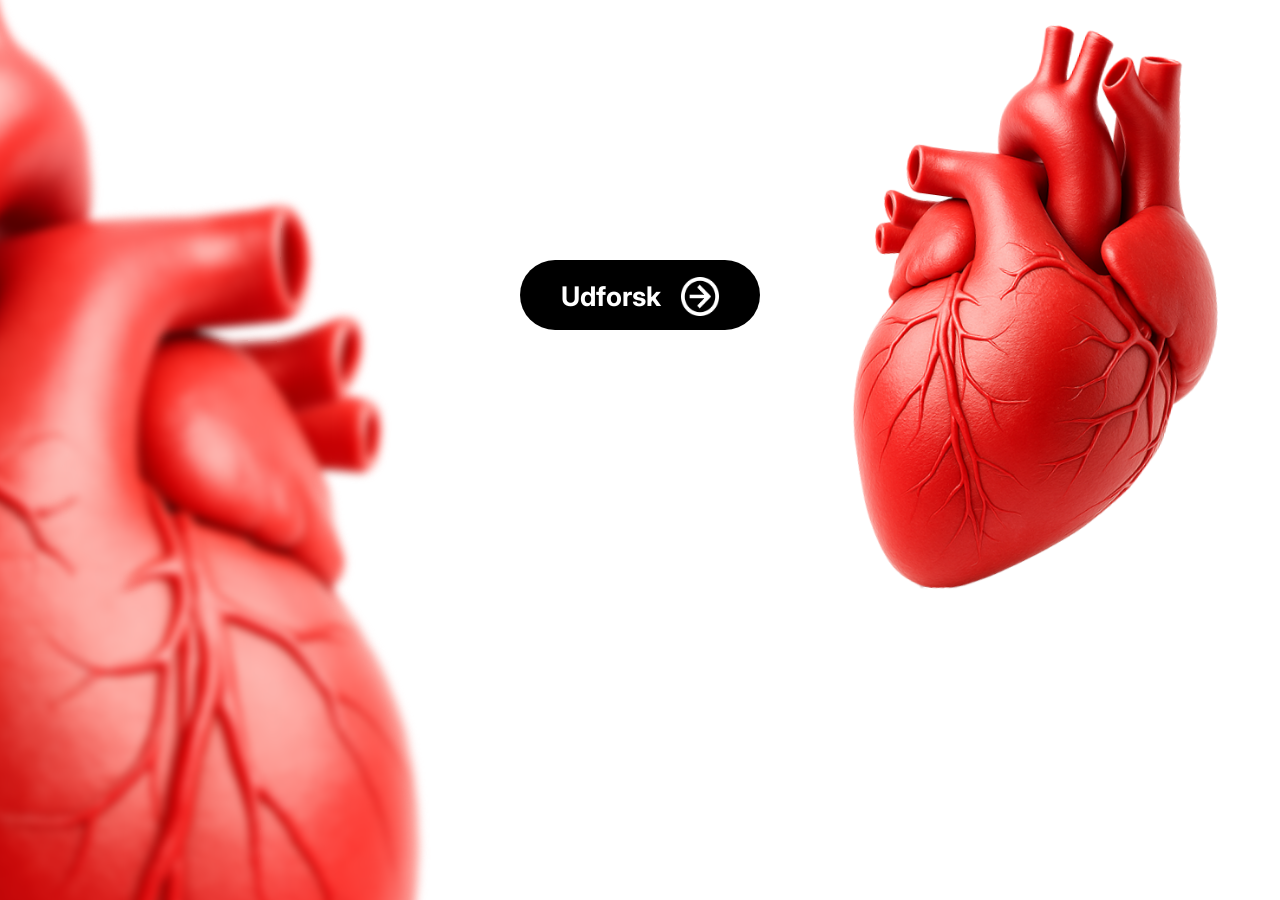
<file: Mainpage.html>
<!DOCTYPE html>
<html lang="en">
<head>
    <meta charset="UTF-8">
    <meta name="viewport" content="width=device-width, initial-scale=1.0">
    <title>Hjerter og Hjertesygdomme</title>

    <link rel="stylesheet" href="Css/Mainpage.css">


    <link rel="preconnect" href="https://fonts.googleapis.com">
    <link rel="preconnect" href="https://fonts.gstatic.com" crossorigin>
    <link href="https://fonts.googleapis.com/css2?family=Inter:ital,opsz,wght@0,14..32,100..900;1,14..32,100..900&display=swap" rel="stylesheet">


</head>
<body>

<main>
    <!-- Baggrundsvideo sektion -->
    <section class="BackgroundVID">
    <video autoplay muted loop id="mainvideo"></video>
    </section>



    <!-- Overskrifter og tekst -->
    <section id="frontpagetxt">
    <h1> Hjertet og Hjertesygdomme </h1>
        <h2>En kort gennemgang af hjertet, studiet af <br> hjertet inden for medicin og forskelle <br> mellem mænd og kvinder </h2>
    </section>


    <section id="time">
        <img src="Images/Clock.png" alt="clock" id="clock">
        <h3> 5 MIN </h3>
    </section>


    <!-- Sort box til knappen -->
    <section id="boxcon">
     <a onclick="playvideo()"> <div id="box1" onclick="playvideo()"></div> </a>
    </section>



    <!-- Knap til video begyndelse -->
    <a id="udforsk" onclick="playvideo()"  >

        <h2 onclick="playvideo()">Udforsk</h2>
        <img src="Images/Arrow.png" alt="" id="arrow1" onclick="playvideo()">  
    </a>


    <!-- Hjertebilleder -->
    <section id="heart1con">
        <img src="Images/Herat.png" alt="" id="heart1">
    </section>

    <section id="heart2con">
        <img src="Images/Herat.png" alt="" id="heart2">
    </section>



 







</main>
    <!-- Video 1 (er sjkult og pauset) -->
   <section id="Videoplaybox">
    <video paused id="Videoplay"></video>
    </section>

<script src="Javascript/Js.js"> </script>
</body>
</html>
</file>
<file: Css/Mainpage.css>
* {
    margin: 0;
    padding: 0;
  }

/* Video Properties */

body{
  overflow: hidden;
}

main{
  display: block;
}

#mainvideo{
    margin-top: -1.8%;
    height: 100%;
    width: 100%;
    position: relative;
    z-index: -1;
    display: block;
 
}

#Videoplay{
    margin-top: -1.8%;
    height: 100%;
    width: 100%;
    position: relative;
    z-index: -1;
    display: none;
}



#Video1 , #Video2, #Video3, #Video4{
    margin-top: -1.8%;
    height: 100%;
    width: 100%;
    position: relative;
    z-index: -1;
}


body{
  font-family: "Inter", sans-serif;
  font-style: normal;
  color: white;
}

/* Text Properties */
#frontpagetxt{
  display: flex;
  flex-direction: column;
  text-align: center;
  margin-top: -63%;
}


#frontpagetxt h1{
  font-size: 93px;
  margin-bottom: 6%;
}

#frontpagetxt h2{
  font-size: 37px;
  margin-bottom: 5%;
}

/* Time to complete widget */
#time h3{
  font-size: 23px;
}

#clock{
  width: 3%;
}

#time{
  display: flex;
  align-items: center;
  justify-content: center;
  gap: 20px;
  margin-bottom: 1.2%;
}

/* Udforsk knap */
#udforsk{
display: flex;
gap: 20px;
align-items: center;
justify-content: center;
text-decoration: none;
color: white;
font-size: 18px;
margin-top: -4.1%;
}

#arrow1{
  width: 3%;
}

/* Sort Baggrund til knappen */
#box1{
  background-color: black;
  border-radius: 70px;
  width: 240px;
  height: 70px;
}

#boxcon{
  display: flex;
  justify-content: center;
}

/* Heart.png styling og positioning  */
#heart1{
  margin-left: 64%;
  margin-top: -25%;
  width: 33%;
}


#heart2{
  margin-left: -40%;
  margin-top: -61%;
  position: fixed;
  transform: scaleX(-1) rotate(-2deg);
  filter: blur(4px);
  width: 80%;
}
</file>
